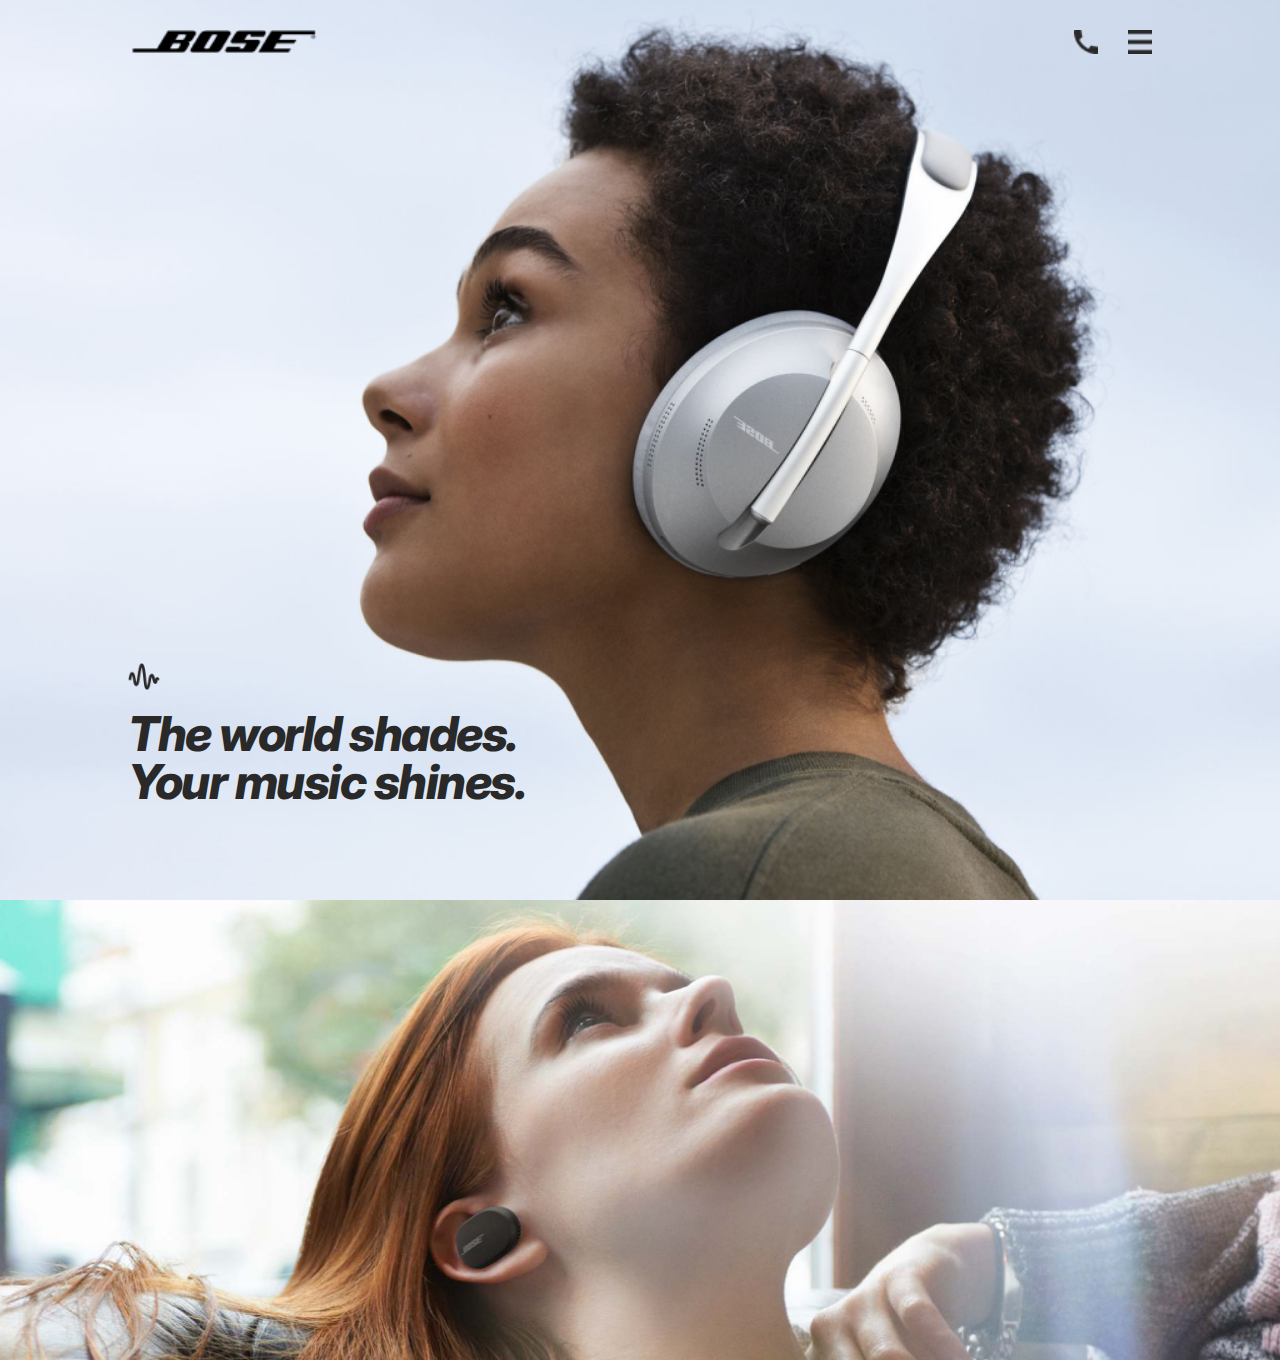
<file: index.html>
<!DOCTYPE html><html lang="en" class="page"><head><meta charset="UTF-8"><meta name="viewport" content="width=device-width, initial-scale=1.0"><title>BOSE</title><link rel="preconnect" href="https://fonts.googleapis.com"><link rel="preconnect" href="https://fonts.gstatic.com"><link href="https://fonts.googleapis.com/css2?family=Inter:wght@400;700;800&    family=Roboto:wght@400;500;700&display=swap" rel="stylesheet"><link rel="stylesheet" href="main.cde79788.css"><script src="main.b2b0b56a.js" defer></script></head><body class="page__body"> <header class="header"> <div class="container"> <div class="header__content"> <div class="header__nav"> <a href="/" class="logo"> <img class="logo__image" src="logotype.86a614e5.png" alt="BOSE"> </a> <div class="buttons"> <a href="tel:+1 234 5555-55-55" class="icon header__call"> </a> <a href="#menu" class="icon header__menu--opener"> </a> </div> </div> <div class="header__block"> <img src="carlya.3342d60e.png" class="header__image" alt="decorative__image"> <h1 class="header__title"> The world shades. <br> Your music shines. </h1> </div> </div> </div> </header> <nav class="page__menu menu" id="menu"> <div class="container"> <div class="menu__content"> <div class="menu__top"> <a href="/" class="logo"> <img class="logo__image" src="logotype.86a614e5.png" alt="BOSE"> </a> <a href="#" class="icon icon__cross"> </a> </div> <ul class="menu__list"> <li class="menu__item"> <a href="#" class="menu__link">Home</a> </li> <li class="menu__item"> <a href="#about-us" class="menu__link">About us</a> </li> <li class="menu__item"> <a href="#gallery" class="menu__link">gallery</a> </li> <li class="menu__item"> <a href="#now-on-view" class="menu__link">now on view</a> </li> <li class="menu__item"> <a href="#testimonials" class="menu__link">Testimonials</a> </li> <li class="menu__item"> <a href="#contacts" class="menu__link">contacts</a> </li> </ul> <a href="tel:+1 234 5555-55-55" class="menu__call menu__call--phone"> +1 234 5555-55-55 </a> <a href="tel:+1 234 5555-55-55" class="menu__call menu__call--action"> call to order </a> </div> </div> </nav> <main></main> <footer class="footer"></footer> </body></html>
</file>
<file: main.cde79788.css>
.page{font-family:Inter,sans-serif}.page__body{margin:0}.page__menu{position:fixed;top:0;left:0;right:0;transition:transform .5s;transform:translateX(200%)}.page__menu:target{transform:translateX(0)}.header{background-image:url(header.4a4c9bf4.png);background-size:cover;background-position:50%;background-repeat:no-repeat}.header__nav{display:flex;align-items:center;justify-content:space-between}.header__menu--opener{display:flex;background-image:url(burger.03ab38c0.png)}.header__menu--opener:hover{background-image:url(burger__hover.1d56ff19.png)}.header__call{text-decoration:none;background-image:url(call.c9aaed84.png)}@media (min-width:1024px){.header__call:before{content:"+1 234 5555-55-55";width:max-content;display:block;color:#292929;padding-right:12px;transform:translate(-100%,-50%);opacity:0;font-weight:700;font-size:12px;line-height:16px;letter-spacing:2px;text-transform:uppercase;position:relative;top:50%;pointer-events:none}.header__call:hover:before{opacity:1;pointer-events:all}}.header__title{font-family:Inter,sans-serif;margin:0;font-style:italic;font-weight:800;font-size:32px;line-height:100%;width:274px;height:64px;letter-spacing:-1.5px;color:#292929;right:30px}@media (min-width:1024px){.header__title{font-size:48px;width:498px;height:96px}}.header__image{width:32px;height:27px;margin-bottom:16px}.header__content{display:flex;flex-direction:column;justify-content:space-between;box-sizing:border-box;padding:30px 0 94px;height:100vh}.container{margin:auto;max-width:1024px;padding:0 20px}@media (min-width:1024px){.container{padding:0 30px}}.logo{display:flex}.logo__image{width:130px;height:18}@media (min-width:1024px){.logo__image{width:190px;height:24px}}.icon{display:block;background-size:cover;background-position:50%;background-repeat:no-repeat;width:18px;height:18px}@media (min-width:1024px){.icon{width:24px;height:24px}}.icon__cross{background-image:url(cross-image.929215f1.svg)}.buttons{display:flex;gap:30px}.menu{background-color:#e8eff9;height:100vh;box-sizing:border-box}.menu__content{padding:52px 0 64px}.menu__top{display:flex;justify-content:space-between;margin-bottom:80px}.menu__list{display:block;list-style:none;margin:0 0 40px;padding:0}.menu__item{margin-bottom:24px}.menu__item:last-child{margin-bottom:0}.menu__link{display:inline-block;padding-bottom:8px;border-bottom:1px solid transparent;text-decoration:none;font-weight:700;font-size:22px;line-height:22px;letter-spacing:2px;text-transform:uppercase;color:#292929;transition:border-color .3s}.menu__link:hover{border-color:#292929}.menu__call{display:block;width:max-content;font-weight:700;font-size:22px;line-height:22px;letter-spacing:2px;text-transform:uppercase;color:#292929;text-decoration:none}.menu__call--phone{margin-bottom:16px}.menu__call--action{padding-bottom:8px;border-bottom:1px solid #292929}.footer{background-image:url(footer.a05d82bb.jpg);height:200px;background-position:50%;background-size:cover}@media (min-width:1024px){.footer{height:460px}}
/*# sourceMappingURL=main.cde79788.css.map */
</file>
